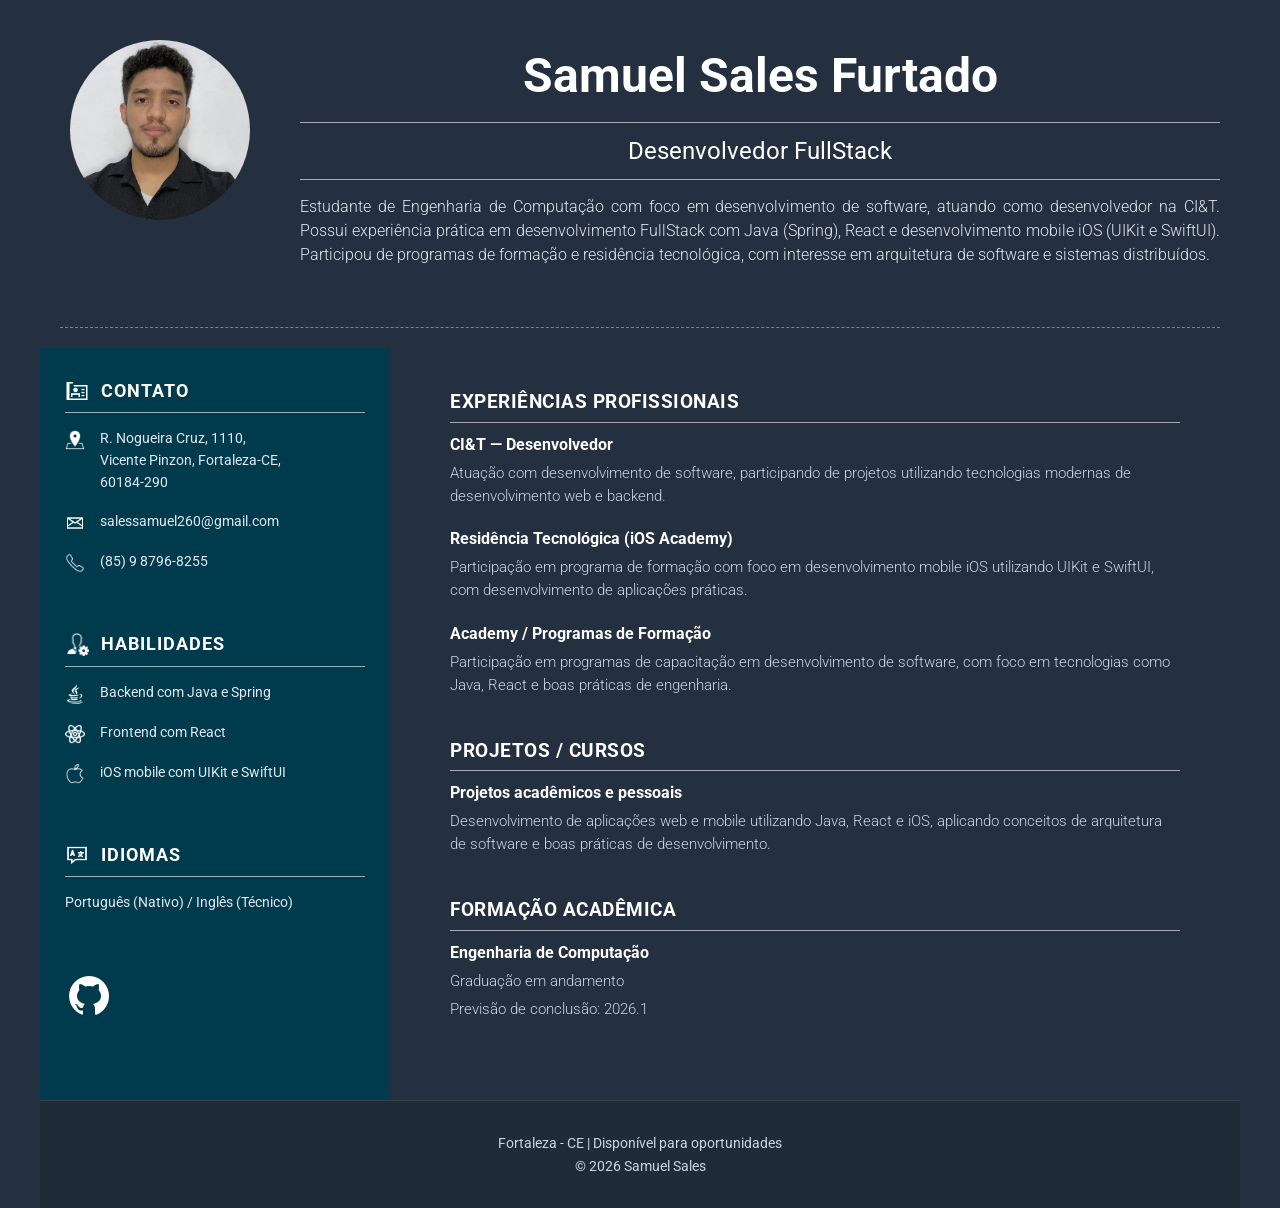
<file: index.html>
<!DOCTYPE html>
<html lang="pt-br">

<head>
    <meta charset="UTF-8">
    <meta name="viewport" content="width=device-width, initial-scale=1.0">
    <link rel="stylesheet" href="css/style.css">
    <title>Currículo - Samuel Sales Furtado</title>
</head>

<body>
    <div class="container">
        <header>
            <div class="profile-pic-container">
                <img src="img/foto_perfil.jpg" alt="Foto de Perfil" class="profile-pic">
            </div>
            <div class="header-content">
                <h1>Samuel Sales Furtado</h1>
                <h2>Desenvolvedor FullStack</h2>
                <p>
                    Estudante de Engenharia de Computação com foco em desenvolvimento de software, atuando como
                    desenvolvedor na CI&T.
                    Possui experiência prática em desenvolvimento FullStack com Java (Spring), React e desenvolvimento
                    mobile iOS (UIKit e SwiftUI).
                    Participou de programas de formação e residência tecnológica, com interesse em arquitetura de
                    software e sistemas distribuídos.
                </p>
            </div>
        </header>

        <div class="main-divider"></div>

        <main>
            <aside class="sidebar">

                <div class="sidebar-title">
                    <img src="img/contato.png" alt="">
                    CONTATO
                </div>

                <div class="sidebar-item">
                    <img src="img/endereco.png" alt="">
                    <span>R. Nogueira Cruz, 1110,<br>Vicente Pinzon, Fortaleza-CE,<br>60184-290</span>
                </div>

                <div class="sidebar-item">
                    <img src="img/email.png" alt="">
                    <a href="mailto:salessamuel260@gmail.com">salessamuel260@gmail.com</a>
                </div>

                <div class="sidebar-item">
                    <img src="img/telefone.png" alt="">
                    <span>(85) 9 8796-8255</span>
                </div>

                <div class="spacer"></div>

                <div class="sidebar-title">
                    <img src="img/habilidades.png" alt="">
                    HABILIDADES
                </div>

                <div class="sidebar-item">
                    <img src="img/java.png" alt="">
                    <span>Backend com Java e Spring</span>
                </div>

                <div class="sidebar-item">
                    <img src="img/react.png" alt="">
                    <span>Frontend com React</span>
                </div>

                <div class="sidebar-item">
                    <img src="img/ios.png" alt="">
                    <span>iOS mobile com UIKit e SwiftUI</span>
                </div>

                <div class="spacer"></div>

                <div class="sidebar-title">
                    <img src="img/idiomas.png" alt="">
                    IDIOMAS
                </div>

                <div class="sidebar-item">
                    <span>Português (Nativo) / Inglês (Técnico)</span>
                </div>

                <div class="spacer"></div>

                <a href="https://github.com/SamEngComp" target="_blank">
                    <img src="img/github.png" alt="">
                </a>

            </aside>

            <section class="content-area">

                <div class="content-block">
                    <div class="section-header">Experiências Profissionais</div>

                    <div class="experience-item">
                        <h4>CI&T — Desenvolvedor</h4>
                        <p>Atuação com desenvolvimento de software, participando de projetos utilizando tecnologias
                            modernas de desenvolvimento web e backend.</p>
                    </div>

                    <div class="experience-item">
                        <h4>Residência Tecnológica (iOS Academy)</h4>
                        <p>Participação em programa de formação com foco em desenvolvimento mobile iOS utilizando UIKit
                            e SwiftUI, com desenvolvimento de aplicações práticas.</p>
                    </div>

                    <div class="experience-item">
                        <h4>Academy / Programas de Formação</h4>
                        <p>Participação em programas de capacitação em desenvolvimento de software, com foco em
                            tecnologias como Java, React e boas práticas de engenharia.</p>
                    </div>
                </div>

                <div class="content-block">
                    <div class="section-header">Projetos / Cursos</div>
                    <div class="experience-item">
                        <h4>Projetos acadêmicos e pessoais</h4>
                        <p>Desenvolvimento de aplicações web e mobile utilizando Java, React e iOS, aplicando conceitos
                            de arquitetura de software e boas práticas de desenvolvimento.</p>
                    </div>
                </div>

                <div class="content-block">
                    <div class="section-header">Formação Acadêmica</div>
                    <div class="experience-item">
                        <h4>Engenharia de Computação</h4>
                        <p>Graduação em andamento</p>
                        <p>Previsão de conclusão: 2026.1</p>
                    </div>
                </div>

            </section>
        </main>

        <footer>
            <p>Fortaleza - CE | Disponível para oportunidades</p>
            <p>© 2026 Samuel Sales</p>
        </footer>
    </div>
</body>

</html>
</file>
<file: css/style.css>
@import url('https://fonts.googleapis.com/css2?family=Roboto:wght@300;400;600;700&display=swap');

* {
    margin: 0;
    padding: 0;
    box-sizing: border-box;
}

body {
    font-family: 'Roboto', sans-serif;
    background-color: #24303f;
    color: #ffffff;
    line-height: 1.5;
}

.container {
    max-width: 1000px;
    margin: 0 auto;
    min-height: 100vh;
    display: flex;
    flex-direction: column;
}

header {
    display: flex;
    align-items: flex-start;
    padding: 40px 20px;
    gap: 40px;
}

.profile-pic-container {
    flex: 0 0 200px;
    display: flex;
    justify-content: center;
}

.profile-pic {
    width: 180px;
    height: 180px;
    background-color: #cbd5e1;
    border-radius: 50%;
    object-fit: cover;
    border: none;
}

.header-content {
    flex: 1;
    text-align: center;
}

.header-content h1 {
    font-size: 2.5rem;
    font-weight: 700;
    margin: 0;
    padding-bottom: 10px;
    border-bottom: 1px solid rgba(255, 255, 255, 0.6);
}

.header-content h2 {
    font-size: 1.5rem;
    font-weight: 400;
    margin: 10px 0;
    padding-bottom: 10px;
    border-bottom: 1px solid rgba(255, 255, 255, 0.6);
}

.header-content p {
    font-size: 1rem;
    text-align: justify;
    margin-top: 15px;
    font-weight: 300;
    color: #e2e8f0;
}

.main-divider {
    border-top: 1px dashed rgba(255, 255, 255, 0.4);
    margin: 20px 20px;
}

main {
    display: flex;
    flex: 1;
}

.sidebar {
    width: 320px;
    background-color: #003b4d;
    padding: 30px 25px;
}

.content-area {
    flex: 1;
    padding: 30px 40px;
}

.sidebar-title {
    display: flex;
    align-items: center;
    gap: 12px;
    font-weight: 700;
    font-size: 1.1rem;
    text-transform: uppercase;
    letter-spacing: 1px;
    margin-bottom: 15px;
    padding-bottom: 8px;
    border-bottom: 1px solid rgba(255, 255, 255, 0.6);
}

.sidebar-title img {
    width: 24px;
    height: 24px;
    filter: brightness(0) invert(1);
}

.sidebar-item {
    display: flex;
    align-items: flex-start;
    gap: 15px;
    margin-bottom: 18px;
    font-size: 0.9rem;
    color: #e2e8f0;
}

.sidebar-item img {
    width: 20px;
    height: 20px;
    margin-top: 2px;
    filter: brightness(0) invert(1);
}

.sidebar-item a {
    color: inherit;
    text-decoration: none;
}

.spacer {
    height: 40px;
}

.section-header {
    font-size: 1.2rem;
    font-weight: 700;
    text-transform: uppercase;
    letter-spacing: 0.5px;
    margin-bottom: 10px;
    padding-bottom: 5px;
    border-bottom: 1px solid rgba(255, 255, 255, 0.6);
    width: 100%;
}

.content-block {
    margin-bottom: 40px;
}

.experience-item {
    margin-bottom: 20px;
}

.experience-item h4 {
    font-weight: 700;
    margin: 0;
    color: #ffffff;
}

.experience-item p {
    font-weight: 300;
    margin: 5px 0;
    color: #cbd5e1;
    font-size: 0.95rem;
}

footer {
    padding: 30px 20px;
    text-align: center;
    border-top: 1px solid rgba(255, 255, 255, 0.1);
    background-color: rgba(0, 0, 0, 0.1);
}

footer p {
    font-size: 0.85rem;
    color: #cbd5e1;
    margin: 2px 0;
}

@media (max-width: 767px) {
    header {
        flex-direction: column;
        align-items: center;
        text-align: center;
        padding: 30px 15px;
    }

    .profile-pic-container {
        flex: none;
        margin-bottom: 20px;
    }

    .profile-pic {
        width: 150px;
        height: 150px;
    }

    .header-content h1 {
        font-size: 1.8rem;
    }

    .header-content p {
        text-align: center;
    }

    main {
        flex-direction: column;
    }

    .sidebar {
        width: 100%;
        order: 2;
    }

    .content-area {
        width: 100%;
        padding: 30px 20px;
        order: 1;
    }

    .main-divider {
        margin: 0 10px;
    }
}

@media (min-width: 1024px) {
    .container {
        max-width: 1200px;
    }

    .content-area {
        padding: 40px 60px;
    }

    .header-content h1 {
        font-size: 3rem;
    }

    .sidebar {
        width: 350px;
    }
}
</file>
